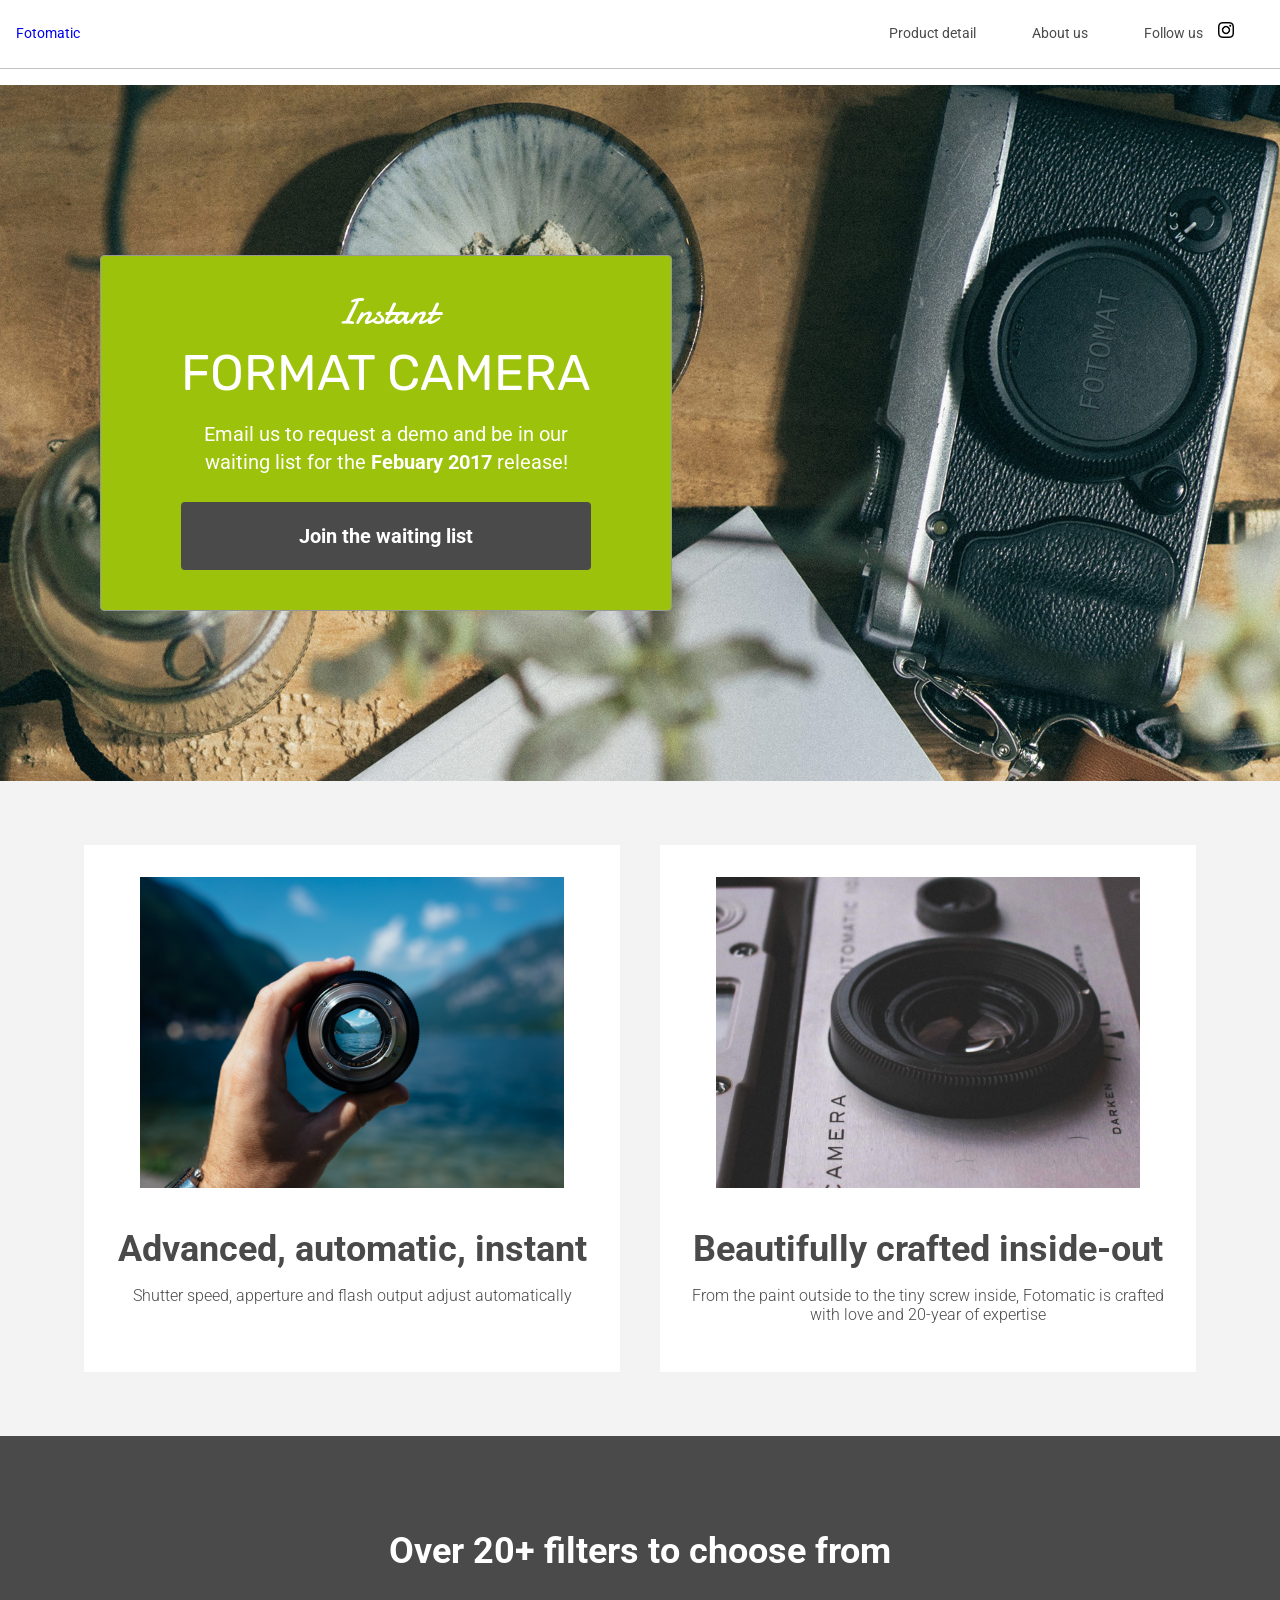
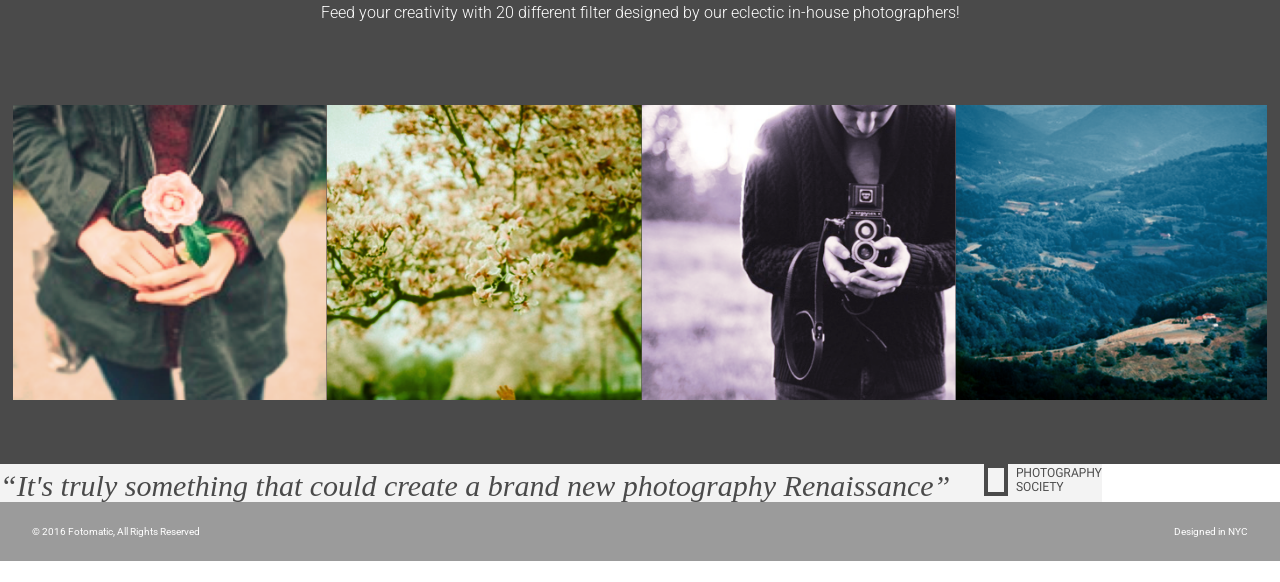
<file: HTML-CSS/capstone_fotomatic_start/index.html>
<!DOCTYPE html>
<html>
<head>
  <link href="https://fonts.googleapis.com/css?family=Damion" rel="stylesheet">
  <link href="https://fonts.googleapis.com/css?family=Rubik" rel="stylesheet">
  <link href="https://fonts.googleapis.com/css?family=Roboto:300,400,600,700" rel="stylesheet">
  <link rel="stylesheet" href="./resources/css/style.css">
  <meta charset="UTF-8">
</head>
<body>
  <!-- Header -->
  <header>
    <div class="content">
      <a href="index.html" class="desktop logo">Fotomatic</a>
      <nav class="desktop">
        <ul>
          <li><a href="#">Product detail</a></li>
          <li><a href="#">About us</a></li>
          <li><a href="https://www.instagram.com/">Follow us <img class="icon" src="./resources/images/instagram.png"></a></li>
        </ul>
      </nav>
      <nav class="mobile">
        <ul>
          <li><a href="#"><img src="./resources/images/ic-logo.svg"></a></li>
          <li><a href="#"><img src="./resources/images/ic-product-detail.svg"></a></li>
          <li><a href="#"><img src="./resources/images/ic-about-us.svg"></a></li>
          <li><a href="#" class="button">Join us</a></li>
        </ul>
      </nav>
    </div>
  </header>

  <!-- Main Content -->
  <div class="main-content">

    <!-- Sign Up Section -->
    <div id="sign-up-section" class="banner">
      <div id="sign-up-cta">
        <div class="content center">
          <div class="header">
            <h2 class="cursive">Instant</h2>
            <h1 class="striking">FORMAT CAMERA</h1>
          </div>
          <div class="email">
            <span>
              Email us to request a demo and be in our waiting list for the <strong>Febuary 2017</strong> release!
            </span>
            <div class="button">Join the waiting list</div>
          </div>
        </div>
      </div>
    </div>

    <!-- Features Section -->
    <div id="features-section">
      <div class="feature">
        <div class="center">
          <div class="image-container">
            <img src="./resources/images/feature-1.png" />
          </div>
          <div class="content">
            <h2>Advanced, automatic, instant</h2>
            <h3>Shutter speed, apperture and flash output adjust automatically</h3>
          </div>
        </div>
      </div>
      <div class="feature">
        <div class="center">
          <div class="image-container">
            <img src="./resources/images/feature-2.png" />
          </div>
          <div class="content">
            <h2>Beautifully crafted inside-out</h2>
            <h3>From the paint outside to the tiny screw inside, Fotomatic is crafted with love and 20-year of expertise</h3>
          </div>
        </div>
      </div>
    </div>

    <!-- Filters Section -->
    <div id="filters-section">
      <div class="content center">
        <h2>Over 20+ filters to choose from</h2>
        <h3>Feed your creativity with 20 different filter designed by our eclectic in-house photographers!</h3>
      </div>
      <div class="images-container">
        <div class="image-container">
          <img src="./resources/images/filter-1.png" />
        </div>
        <div class="image-container">
          <img src="./resources/images/filter-2.png" />
        </div>
        <div class="image-container">
          <img src="./resources/images/filter-3.png" />
        </div>
        <div class="image-container extra">
          <img src="./resources/images/filter-4.png" />
        </div>
      </div>
    </div>

    <!-- Quotes Section -->
    <div id="quotes-section">
      <div class="content center">
        <span class="quote">“It's truly something that could create a brand new photography Renaissance”</span>
        <img class="quote-citation" src="./resources/images/photography-logo.png" />
      </div>
    </div>

    <!-- Footer -->
    <footer>
      <div class="content">
        <span class="copyright">© 2016  Fotomatic, All Rights Reserved</span>
        <span class="location">Designed in NYC</span>
      </div>
    </footer>
  </div>
</body>
</html>
</file>
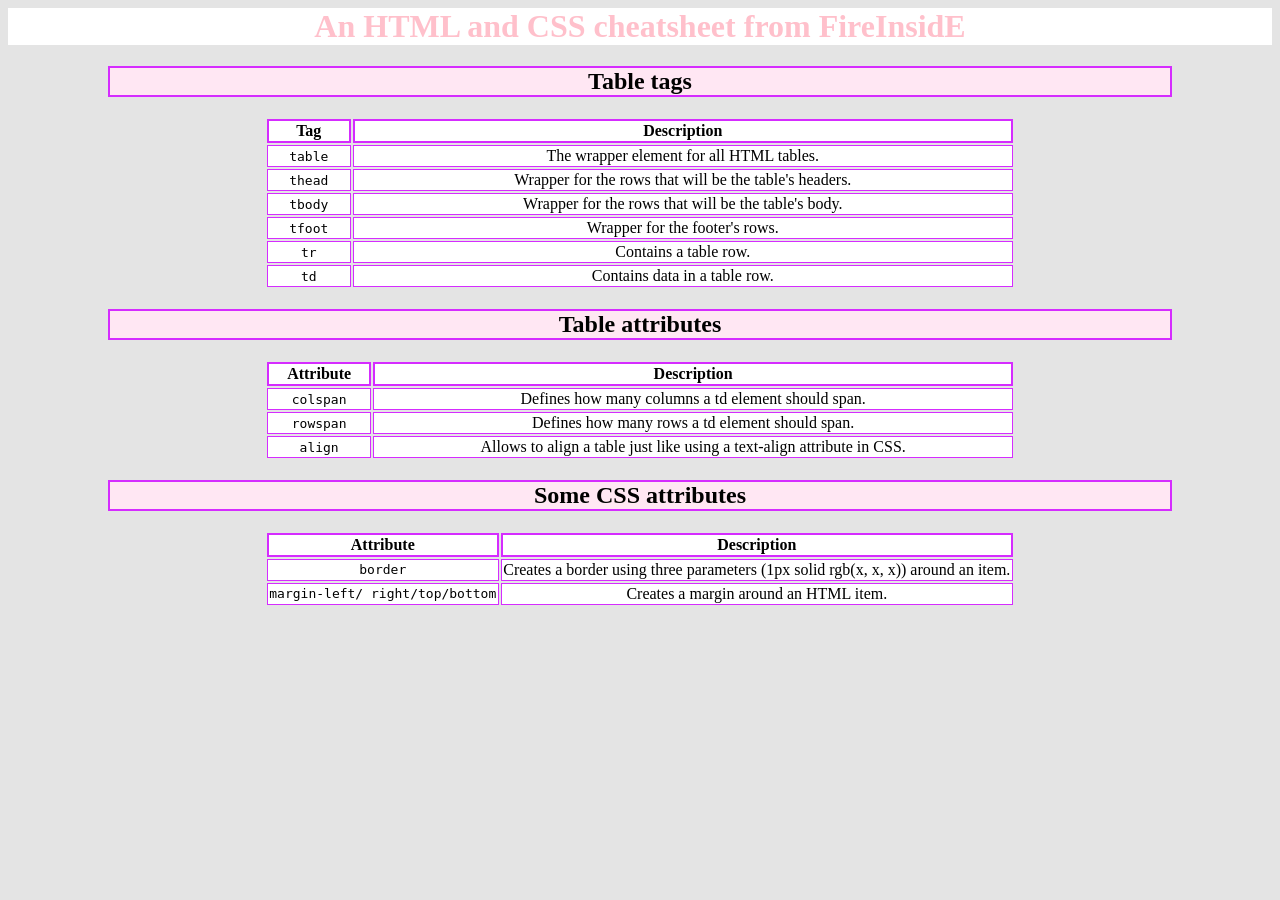
<file: HTML-CSS/cheatsheet/index.html>
<!-- https://www.codecademy.com/paths/full-stack-engineer-career-path/tracks/fscp-web-development-fundamentals/modules/fecp-challenge-project-build-your-own-cheat-sheet/projects/independent-project-html-documentation -->
<!-- 14.10.2021 -->

<html>
  <head>
    <title>An HTML and CSS cheatsheet</title>
    <link href="style.css" rel="stylesheet">
  </head>

  <header>
    <h1>An HTML and CSS cheatsheet from FireInsidE</h1>
  </header>

  <main>
    <h2>Table tags</h2>

    <table align="center">
      <thead>
        <tr>
          <th>Tag</th><th>Description</th>
        </tr>
      </thead>

      <tbody>
        <tr>
          <td class="tag">table</td>
          <td>The wrapper element for all HTML tables.</td>
        </tr>
        <tr>
          <td class="tag">thead</td>
          <td>Wrapper for the rows that will be the table's headers.</td>
        </tr>
        <tr>
          <td class="tag">tbody</td>
          <td>Wrapper for the rows that will be the table's body.</td>
        </tr>
        <tr>
          <td class="tag">tfoot</td>
          <td>Wrapper for the footer's rows.</td>
        </tr>
        <tr>
          <td class="tag">tr</td>
          <td>Contains a table row.</td>
        </tr>
        <tr>
          <td class="tag">td</td>
          <td>Contains data in a table row.</td>
        </tr>
      </tbody>
    </table>

    <h2>Table attributes</h2>

    <table align="center">
      <thead>
        <tr>
          <th>Attribute</th><th>Description</th>
        </tr>
      </thead>

      <tbody>
        <tr>
          <td class="tag">colspan</td>
          <td>Defines how many columns a td element should span.</td>
        </tr>
        <tr>
          <td class="tag">rowspan</td>
          <td>Defines how many rows a td element should span.</td>
        </tr>
        <tr>
          <td class="tag">align</td>
          <td>Allows to align a table just like using a text-align attribute in CSS.</td>
        </tr>
      </tbody>
    </table>

    <h2>Some CSS attributes</h2>

    <table align="center">
      <thead>
        <tr>
          <th>Attribute</th><th>Description</th>
        </tr>
      </thead>

      <tbody>
        <tr>
          <td class="tag">border</td>
          <td>Creates a border using three parameters (1px solid rgb(x, x, x)) around an item.</td>
        </tr>
        <tr>
          <td class="tag">margin-left/
                          right/top/bottom</td>
          <td>Creates a margin around an HTML item.</td>
        </tr>
      </tbody>
    </table>
  </main>
</html>
</file>
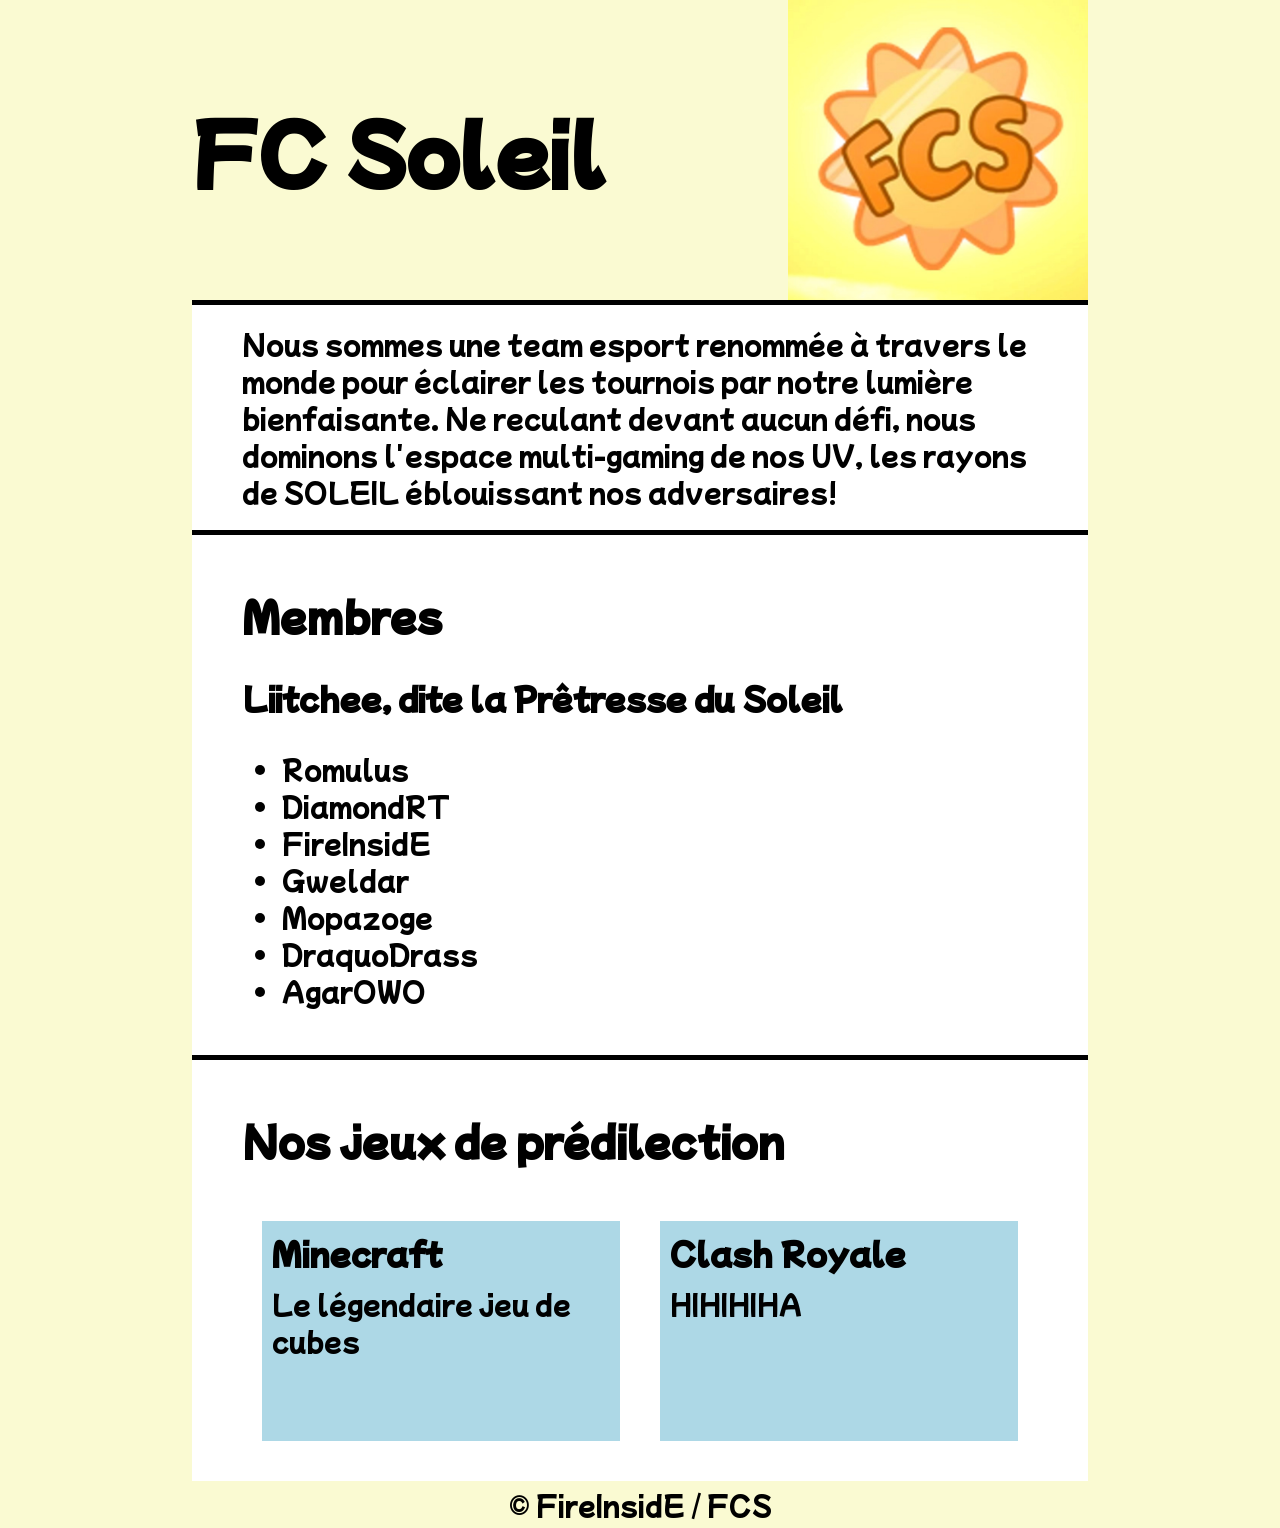
<file: HTML-CSS/FCS/index.html>
<!-- https://www.codecademy.com/paths/full-stack-engineer-career-path/tracks/fscp-making-a-website-responsive/modules/fecp-challenge-project-responsive-club-website/projects/responsive-club-website -->

<!DOCTYPE html>
<html>
  <head>
    <title>FC Soleil</title>
    <link rel="stylesheet" href="./styles.css">
    <link href="https://fonts.googleapis.com/css2?family=Mochiy+Pop+P+One&display=swap" rel="stylesheet">
  </head>

  <body>

    <main>
      <div id="title">
        <h1>FC Soleil</h1>
        <img src="logo.jpg">
      </div>

      <div id="introduction">
        <p>
          Nous sommes une team esport renommée à travers le monde pour éclairer les tournois par notre lumière bienfaisante.

          Ne reculant devant aucun défi, nous dominons l'espace multi-gaming de nos UV, les rayons de SOLEIL éblouissant nos adversaires!
        </p>
      </div>

      <div id="members">
        <h2>Membres</h2>

        <div id="liitchee">
          <h3>Liitchee, dite la Prêtresse du Soleil</h2>
        </div>

        <ul>
          <li>Romulus</li>
          <li>DiamondRT</li>
          <li>FireInsidE</li>
          <li>Gweldar</li>
          <li>Mopazoge</li>
          <li>DraquoDrass</li>
          <li>AgarOWO</li>
        </ul>
      </div>

      <div id="games">
        <h2>Nos jeux de prédilection</h2>
        
        <div id="games-list">
          <div id="minecraft">
            <h3>Minecraft</h3>
            Le légendaire jeu de cubes
          </div>

          <div>
            <h3>Clash Royale</h3>
            HIHIHIHA
          </div>
        </div>
        
      </div>

      <footer>
        © FireInsidE / FCS
      </footer>
    </main>

  </body>

</html>
</file>
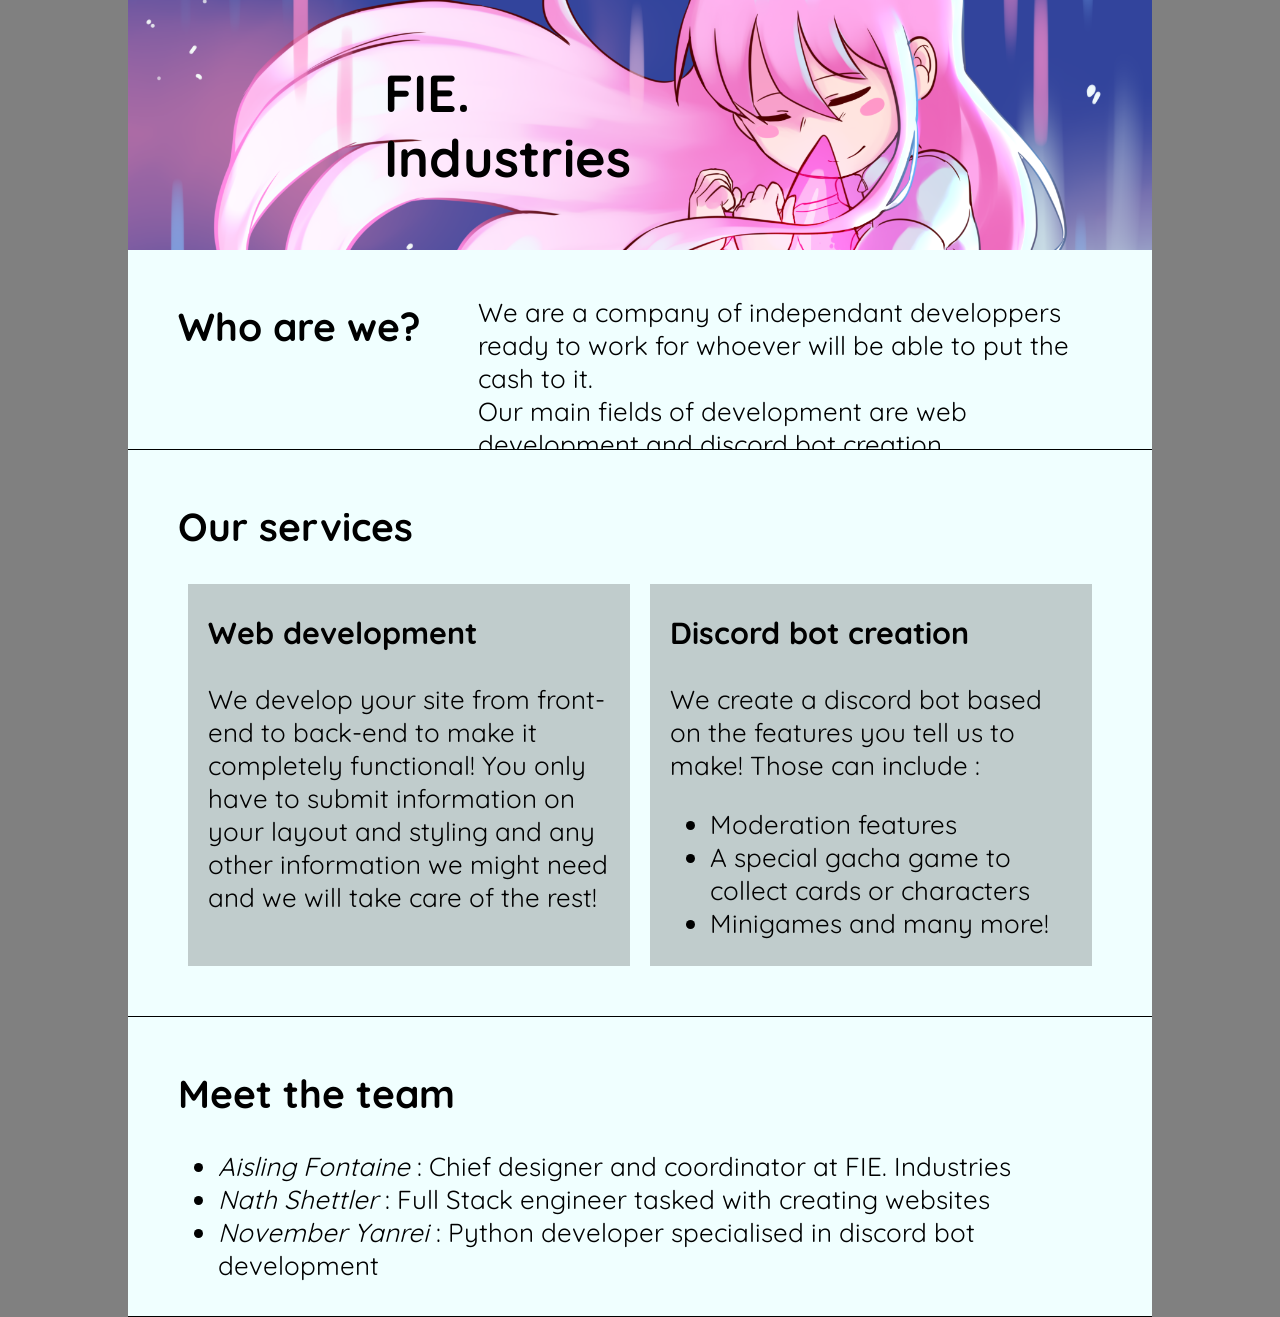
<file: HTML-CSS/flexboxBusinessSite (it's good)/index.html>
<!DOCTYPE html>

<html>
  <head>
    <link rel="shortcut icon" href="favicon.ico" type="image/x-icon">
    <link href="https://fonts.googleapis.com/css2?family=Quicksand:wght@300&display=swap" rel="stylesheet">
    <link rel="stylesheet" href="ressources/styles.css">
    <title>FIE. Ind.</title>
  </head>

  <body>
    <header>

    </header>

    <main>
      <div id="title">
        <h1>FIE. Industries</h1>
      </div>

      <div id="who-are-we">
        <h2>Who are we?</h2>

        <p>
          We are a company of independant developpers ready to work for whoever will be able to put the cash to it.<br>

          Our main fields of development are web development and discord bot creation.
        </p>
      </div>

      <div id="services">
        <h2>Our services</h2>

        <div id="services-text">
          <div id="services-webdev">
            <h3>Web development</h3>
  
            <p>
              We develop your site from front-end to back-end to make it completely functional! You only have to submit information on 
              your layout and styling and any other information we might need and we will take care of the rest!
            </p>
          </div>
  
          <div id="services-discord">
            <h3>Discord bot creation</h3>
  
            <p>
              We create a discord bot based on the features you tell us to make! Those can include :
  
              <ul>
                <li>Moderation features</li>
                <li>A special gacha game to collect cards or characters</li>
                <li>Minigames and many more!</li>
              </ul>
            </p>
          </div>
        </div>

      </div>

      <div id="team">
        <h2>Meet the team</h2>

        <ul>
          <li><em>Aisling Fontaine</em> : Chief designer and coordinator at FIE. Industries</li>
          <li><em>Nath Shettler</em> : Full Stack engineer tasked with creating websites</li>
          <li><em>November Yanrei</em> : Python developer specialised in discord bot development</li>
        </ul>
      </div>
    </main>
    
    <footer>

    </footer>
  </body>
</html>
</file>
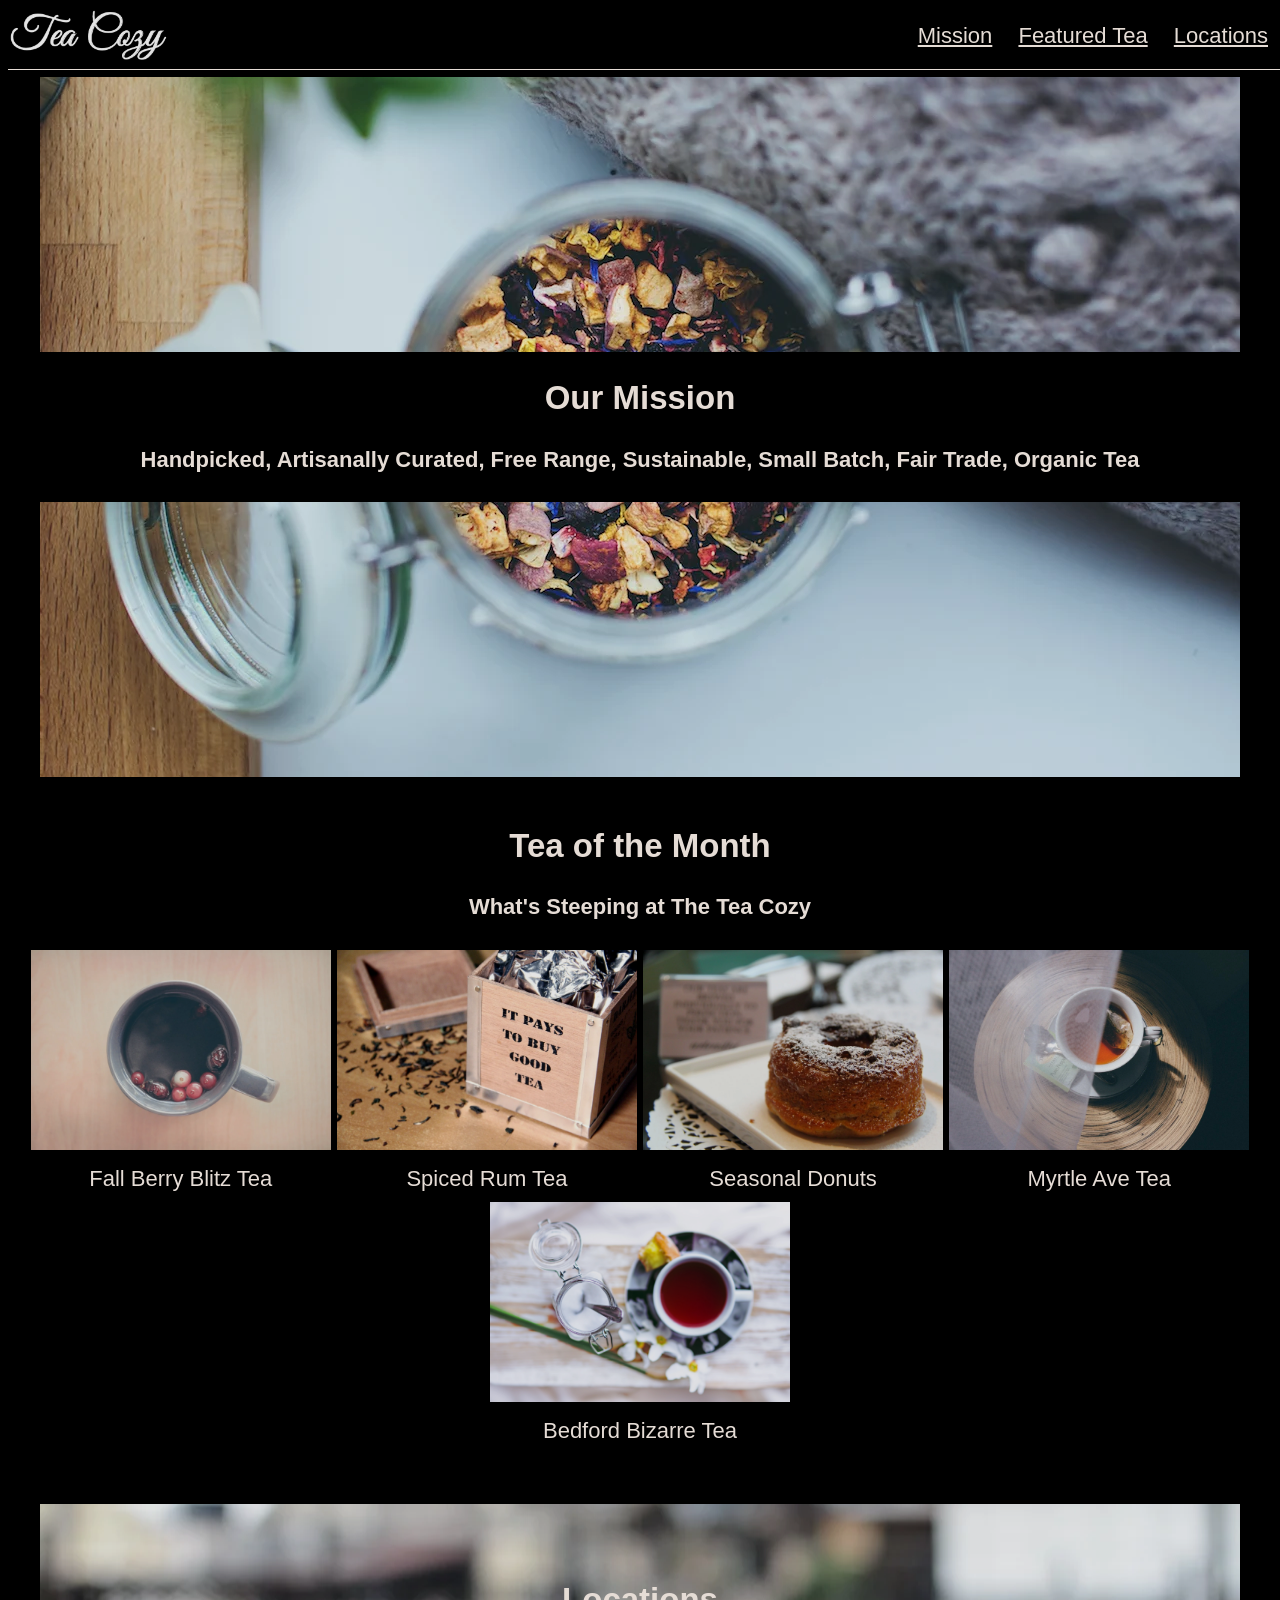
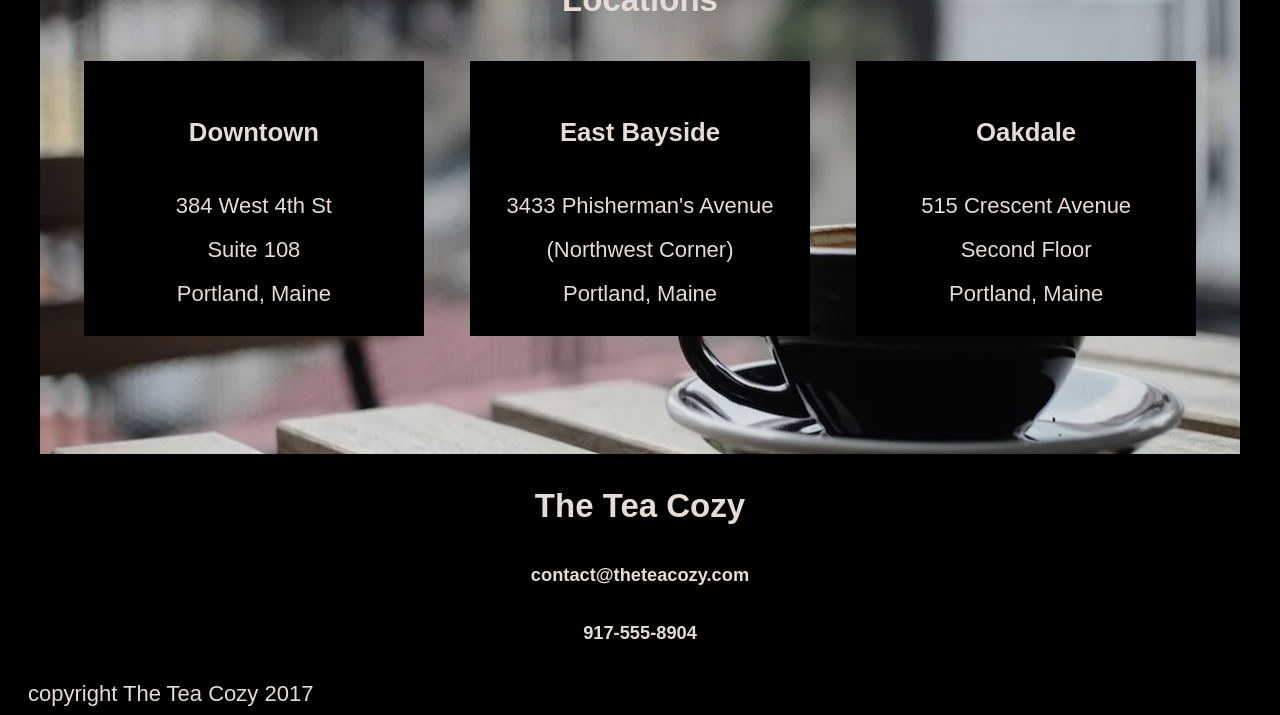
<file: HTML-CSS/teaCozy/index.html>
<!DOCTYPE html>
<html>
  <head>
    <title>The Tea Cozy</title>
    <link rel="stylesheet" href="style.css" type="text/css" />
  </head>
  
  <body>
    <header>
      <img src="images/logo.webp">
      
      <span>Mission</span>
      <span>Featured Tea</span>
      <span>Locations</span>
    </header>

    <main>
      <div id="our-mission">
        <div id="our-mission-text">
          <h2>Our Mission</h2>
          <h4>Handpicked, Artisanally Curated, Free Range, Sustainable, Small Batch, Fair Trade, Organic Tea</h4> 
        </div>
      </div>

      <div id="tea-of-the-month">
        <h2>Tea of the Month</h2>
        <h4>What's Steeping at The Tea Cozy</h4>

        <div>
          <img src="images/img-berryblitz.webp">
          <span>Fall Berry Blitz Tea</span>
        </div>

        <div>
          <img src="images/img-spiced-rum.webp">
          <span>Spiced Rum Tea</span>
        </div>

        <div>
          <img src="images/img-donut.webp">
          <span>Seasonal Donuts</span>
        </div>

        <div>
          <img src="images/img-myrtle-ave.webp">
          <span>Myrtle Ave Tea</span>
        </div>

        <div>
          <img src="images/img-bedford-bizarre.webp">
          <span>Bedford Bizarre Tea</span>
        </div>
      </div>

      <div id="locations">
        <h2>Locations</h2>

        <div>
          <h3>Downtown</h3>
          384 West 4th St<br>
          Suite 108<br>
          Portland, Maine
        </div>

        <div>
          <h3>East Bayside</h3>
          3433 Phisherman's Avenue<br>
          (Northwest Corner)<br>
          Portland, Maine
        </div>

        <div>
          <h3>Oakdale</h3>
          515 Crescent Avenue<br>
          Second Floor<br>
          Portland, Maine
        </div>
      </div>

      <div id="contact">
        <h2>The Tea Cozy</h2>
        <h5>contact@theteacozy.com</h5>
        <h5>917-555-8904</h5>
      </div>
    </main>

    <footer>
      copyright The Tea Cozy 2017
    </footer>
  </body>
</html>
</file>
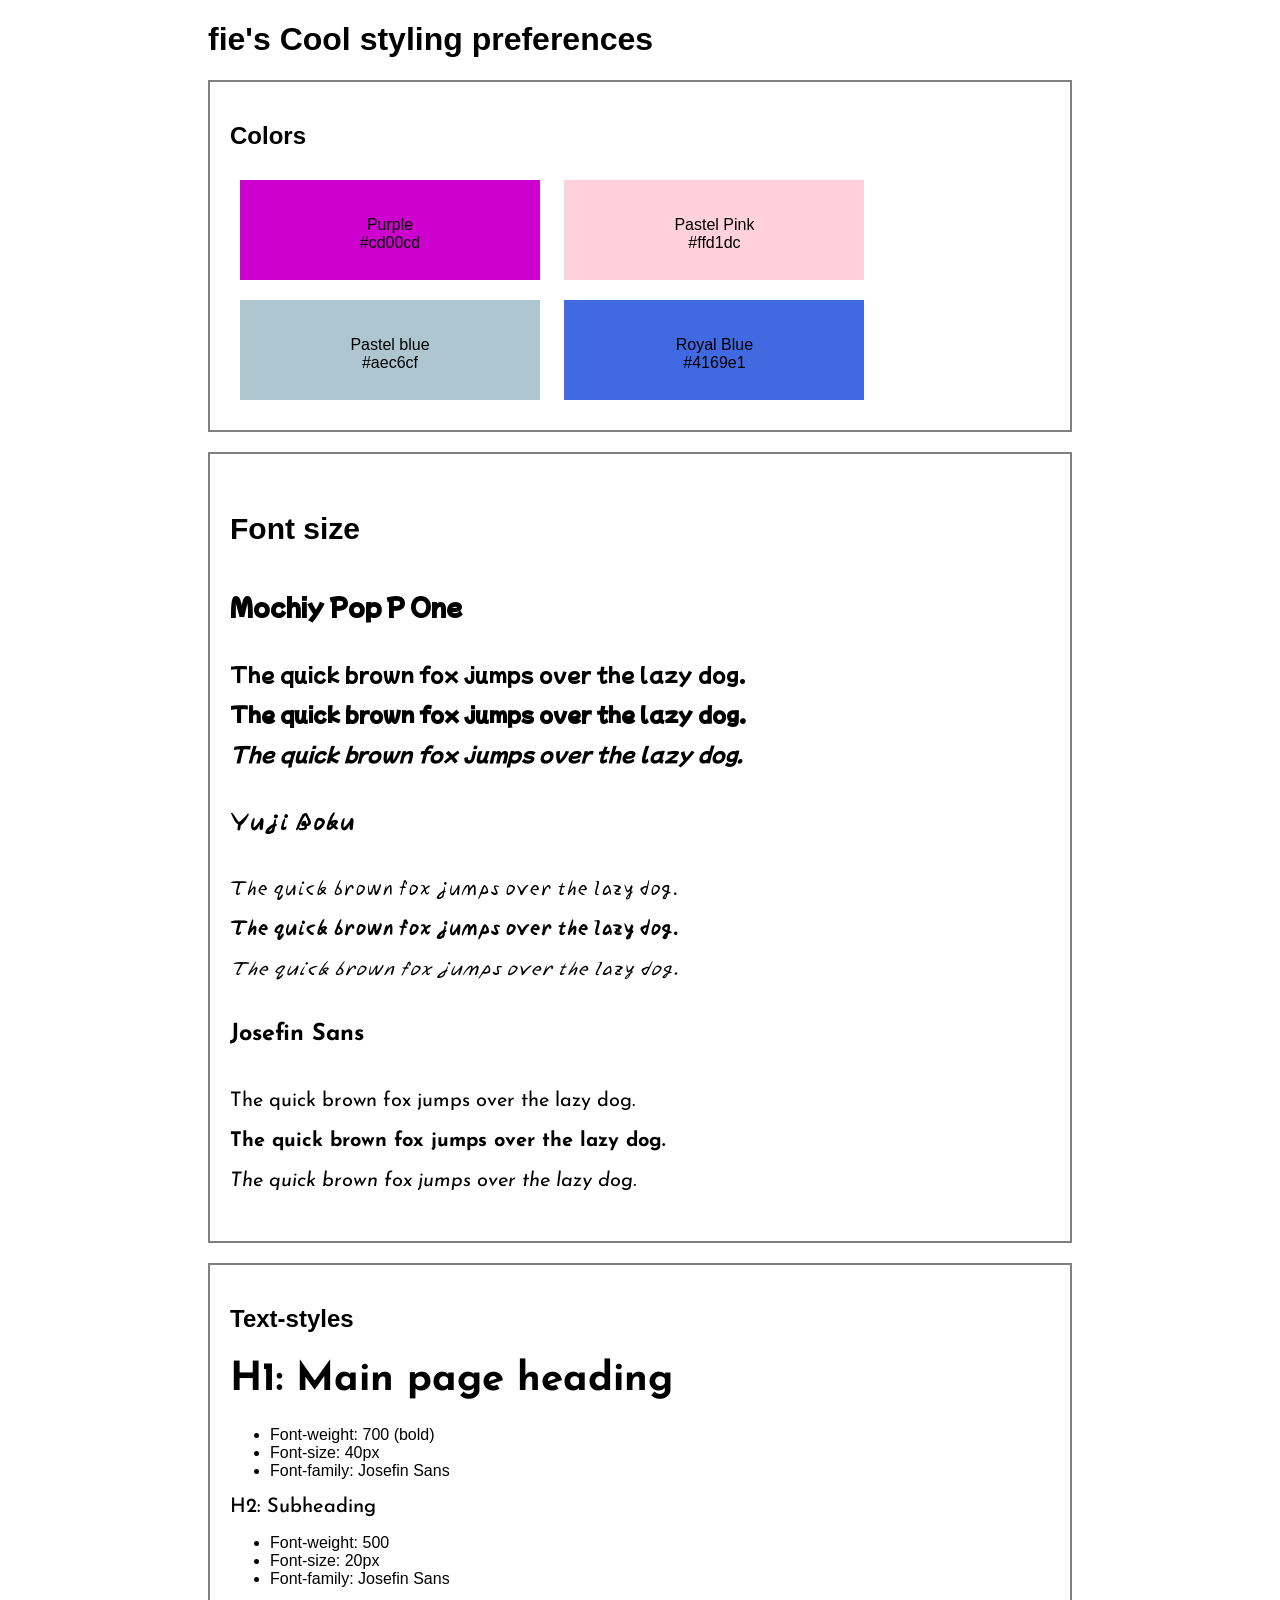
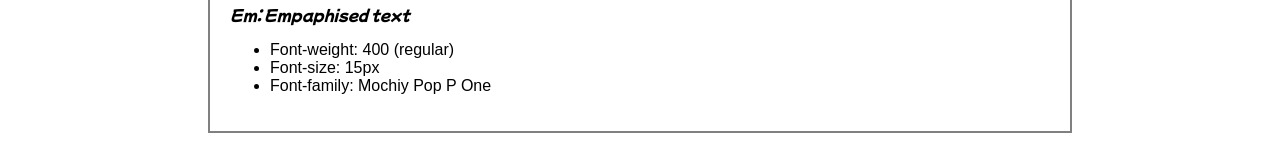
<file: HTML-CSS/websiteDesignSystem/index.html>
<!DOCTYPE html>
<!-- https://www.codecademy.com/paths/full-stack-engineer-career-path/tracks/fscp-improved-styling-with-css/modules/fecp-challenge-project-build-a-website-design-system/projects/independent-project-web-design-system -->
<!-- 12.11.2021 -->

<html>
  <head>
    <title>fie's Cool styling preferences</title>
    <link rel="stylesheet" href="style.css">
    <link href="https://fonts.googleapis.com/css2?family=Mochiy+Pop+P+One&display=swap" rel="stylesheet">
    <link href="https://fonts.googleapis.com/css2?family=Yuji+Boku&display=swap" rel="stylesheet">
    <link href="https://fonts.googleapis.com/css2?family=Josefin+Sans&display=swap" rel="stylesheet">
  </head>

  <body>
    <h1>fie's Cool styling preferences</h1>

    <main>
      <div class="colors">
        <h2>Colors</h2>
        <div id="purple"><p>Purple<br>#cd00cd</p></div>
        <div id="pastelpink"><p>Pastel Pink<br>#ffd1dc</p></div>
        <div id="turquoise"><p>Pastel blue<br>#aec6cf</p></div>
        <div id="royalblue"><p>Royal Blue<br>#4169e1</p></div>
      </div>

      <div class="fonts">
        <h2>Font size</h2>

        <div id="mochiy">
          <h3>Mochiy Pop P One</h3>

          <p>
            The quick brown fox jumps over the lazy dog.<br>
            <strong>The quick brown fox jumps over the lazy dog.</strong><br>
            <em>The quick brown fox jumps over the lazy dog.</em><br>
          </p>
        </div>
        <div id="yuji">
          <h3>Yuji Boku</h3>

          <p>
            The quick brown fox jumps over the lazy dog.<br>
            <strong>The quick brown fox jumps over the lazy dog.</strong><br>
            <em>The quick brown fox jumps over the lazy dog.</em><br>
          </p>
        </div>
        <div id="josefin">
          <h3>Josefin Sans</h3>

          <p>
            The quick brown fox jumps over the lazy dog.<br>
            <strong>The quick brown fox jumps over the lazy dog.</strong><br>
            <em>The quick brown fox jumps over the lazy dog.</em><br>
          </p>
        </div>
      </div>

      <div class="text-styles">
        <h2>Text-styles</h2>

        <h1 id="h1">H1: Main page heading</h1>
        <ul>
          <li>Font-weight: 700 (bold)</li>
          <li>Font-size: 40px</li>
          <li>Font-family: Josefin Sans</li>
        </ul>

        <h2 id="h2">H2: Subheading</h2>
        <ul>
          <li>Font-weight: 500</li>
          <li>Font-size: 20px</li>
          <li>Font-family: Josefin Sans</li>
        </ul>

        <em id="em">Em: Empaphised text</em>
        <ul>
          <li>Font-weight: 400 (regular)</li>
          <li>Font-size: 15px</li>
          <li>Font-family: Mochiy Pop P One</li>
        </ul>
      </div>
    </main>
  </body>
</html>
</file>
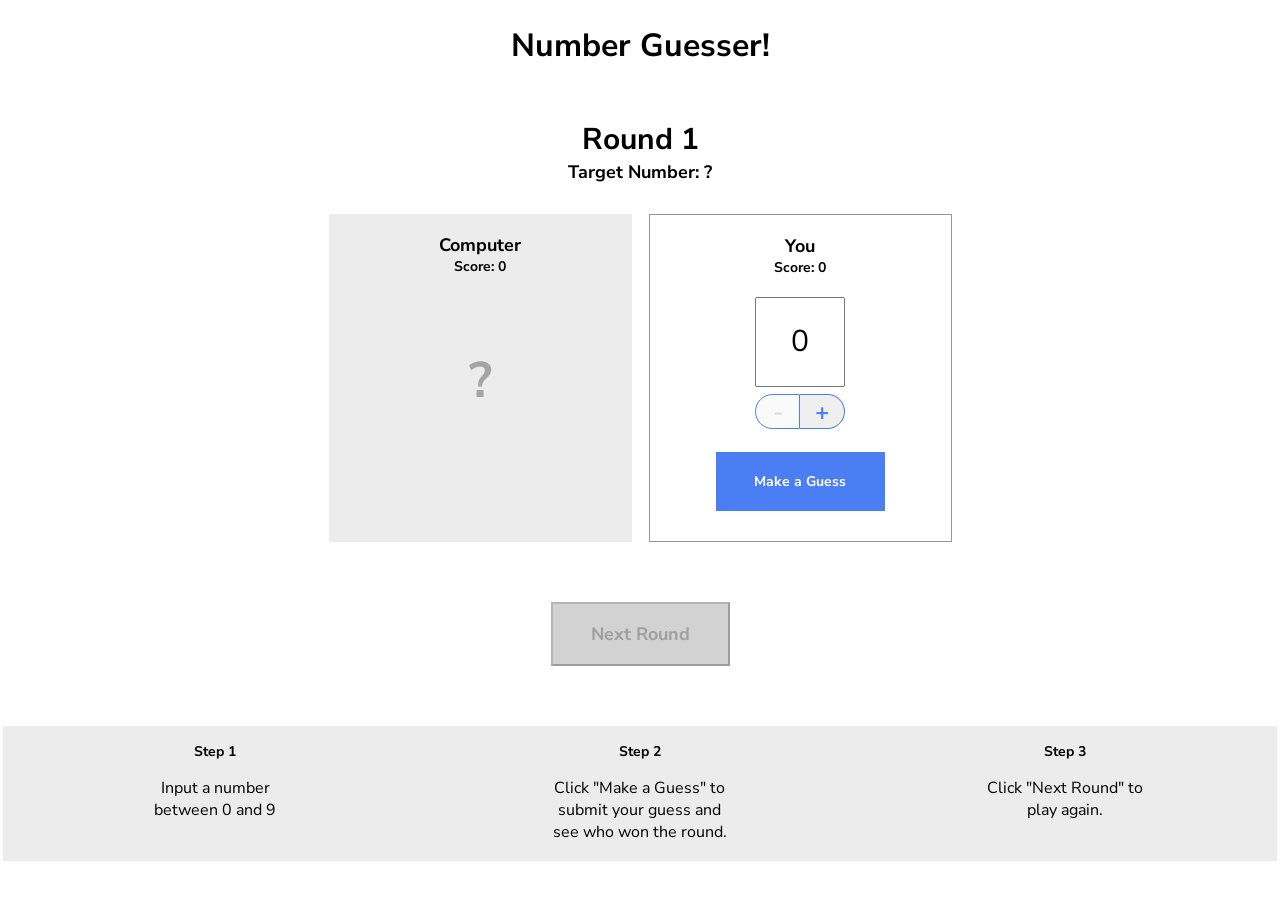
<file: javaScript/number-guesser-starting/index.html>
<!doctype html>

<html>
  <head>
    <title>Number Guesser</title>
    <link href="https://fonts.googleapis.com/css?family=Nunito+Sans:400,700" rel="stylesheet">
    <link rel="stylesheet" href="./style.css">
  </head>
  <body>
    <div class="game-container">
      <header>
        <h1>Number Guesser!</h1>
      </header>
      
      <div class="rounds">
        <p class="round-label">Round <span id="round-number">1</span></p>
        <p class="guess-label">Target Number: <span id="target-number">?</span></p>
      </div>

      <div class="guessing-area">
        <div class="guess computer-guess">
          <div class="guess-title">
            <p class="guess-label">Computer</p>
            <p class="score-label">Score: <span id="computer-score">0</span></p>
          </div>
          <p id="computer-guess">?</p>
          <p class="winning-text" id="computer-wins"></p>
        </div>
        <div class="guess human-guess">
          <div class="guess-title">
            <p class="guess-label">You</p>
            <p class="score-label">Score: <span id="human-score">0</span></p>
          </div>
          <input type="number" id="human-guess" min=0 max=9 value=0>
          <div class="number-controls">
            <button class="number-control left" id="subtract" disabled>-</button>
            <button class="number-control right" id="add">+</button>
          </div>
          <button class="button" id="guess">Make a Guess</button>
        </div>
      </div>

      <div class="next-round-container">
        <button class="button" id="next-round" disabled>Next Round</button>
      </div>

    </div>
    
    <div class="instructions">
      <div class="instruction">
        <h3>Step 1</h3>
        <p>Input a number between 0 and 9</p>
      </div>
      <div class="instruction">
        <h3>Step 2</h3>
        <p>Click "Make a Guess" to submit your guess and see who won the round.</p>
      </div>
      <div class="instruction">
        <h3>Step 3</h3>
        <p>Click "Next Round" to play again.</p>
      </div>
    </div>

    <script src="./script.js"></script>
    <script src="./game.js"></script>
  </body>
</html>
</file>
<file: HTML-CSS/capstone_fotomatic_start/resources/css/style.css>
/* Universal Styles */

html {
  font-family: "Roboto", sans-serif;
  font-size: 16px;
}

body {
  margin: 0;
}

.main-content {
  position: relative;
  top: 5.3125rem; /* To offset for fixed header. */
}

.center {
  text-align: center;
}

.button {
  border-radius: 4px;
  background-color: #4a4a4a;
  color: white;
}

.image-container {
  overflow: hidden;
}

.image-container img {
  display: block;
}

@media only screen and (max-width: 760px) {
  .main-content {
    top: 2.5625rem;
  }
}

/* Header */

header {
  position: fixed;
  top: 0px;
  width: 100%;
  border-bottom: solid 1px #c6c1c1;
  background-color: white;
  z-index: 1;
  font-size: 0.9rem;
}

header a {
  text-decoration: none;
}

header .content {
  display: flex;
  align-items: center;
  padding: 0.5rem 1rem;
}

header .logo {
  flex: 1;
}

header nav ul {
  display: flex;
  list-style: none;
}

nav li {
  padding-left: 3.5rem;
}

nav a {
  vertical-align: bottom;
  line-height: 1.6;
  color: #4a4a4a;
  text-decoration: none;
}

header .icon {
  width: 1rem;
  padding: 0px 30px 0px .75rem;
}

header .mobile {
  display: none;
}

@media only screen and (max-width: 760px) {
  header .desktop {
    display: none;
  }

  header .mobile {
    display: block;
    width: 100%;
  }

  header .content {
    padding: .5rem 0;
  }

  header .mobile ul {
    display: flex;
    justify-content: space-around;
    align-items: center;
    width: 100%;
  }

  header .mobile li {
    padding: 0;
  }

  header .mobile .button {
    padding: .1875rem .5rem;
    background-color: #9dc20b;
    line-height: 1.6;
    color: white;
  }
}

/* Sign Up Section */

#sign-up-section {
  display: flex;
  justify-content: flex-start;
  align-items: flex-start;
  height: 43.5rem;
  background-image: url("../images/banner-landingpage.jpg");
  background-repeat: no-repeat;
  background-position: center;
}

#sign-up-cta {
  margin-left: 100px;
  padding: 0 5rem 2.5rem 5rem;
  border: solid 1px #979797;
  border-radius: 4px;
  background-color: #9dc20b;
  align-items: center;  
  margin: 170px 0px 170px 100px;
}

#sign-up-cta .content {
  width: 25.625rem;
  margin-top: 2rem;
  font-family: "Roboto", sans-serif;
  font-size: 1.25rem;
  line-height: 1.4;
  color: white;
}

#sign-up-cta h1 {
  font-size: 3.125rem;
  margin: 0;
  font-weight: normal;
}

#sign-up-cta h2 {
  font-size: 2.25rem;
  margin: 0;
  font-weight: normal;
}

#sign-up-cta span strong {
  font-weight: bold;
}

#sign-up-cta .cursive {
  font-family: "Damion", cursive;
}

#sign-up-cta .striking {
  font-family: "Rubik", sans-serif;
  padding-bottom: .75rem;
}

#sign-up-cta .button {
  margin-top: 1.625rem;
  padding: 1.25rem 7.25rem;
  font-weight: bold;
}

@media only screen and (max-width: 760px) {
  #sign-up-section {
    align-items: center;
    justify-content: center;
    height: 28rem;
  }

  #sign-up-cta {
    position: static;
    width: auto;
    height: auto;
    background-color: transparent;
    border: none;
  }

  #sign-up-cta .content {
    margin-top: 0;
  }

  #sign-up-cta .email {
    display: none;
  }

  #sign-up-cta h1 {
    font-size: 3.125rem;
  }

  #sign-up-cta h2 {
    font-size: 2.25rem;
  }
}

@media only screen and (max-width: 450px) {
  #sign-up-section {
    height: 20rem;
  }

  #sign-up-cta h1 {
    font-size: 2.25rem;
  }

  #sign-up-cta h2 {
    font-size: 2rem;
  }
}

/* Features Section */

#features-section {
  display: flex;
  justify-content: space-between;
  padding: 4rem 5%;
  background-color: #f3f3f3;
}

.feature {
  flex: 1;
  padding: 2rem;
  margin: 0px 1.25rem;
  background-color: white;
}

.feature img {
  width: 90%;
  height: 65%;
  margin: 0 auto;
}

.feature h2 {
  font-size: 2.25rem;
  font-weight: bold;
  color: #4a4a4a;
  margin: 40px 0px 0px 0px;
}

.feature h3 {
  font-size: 1rem;
  line-height: 1.2;
  font-weight: 300;
  color: #4a4a4a;
}

@media only screen and (max-width: 890px) {
  .feature h2 {
    font-size: 1.125rem;
    line-height: 1.3;
    font-weight: normal;
  }

  .feature h3 {
    font-size: .875rem;
    line-height: 1.4;
  }
}

@media only screen and (max-width: 760px) {
  #features-section {
    flex-flow: column;
    padding: 0;
  }

  .feature {
    margin: 0;
    padding: 1.25rem 1rem 0 1rem;
  }
}

/* Filters Section */

#filters-section {
  padding: 4rem 0;
  background-color: #4a4a4a;
}

#filters-section .content {
  padding: 0 .625rem;
  margin-bottom: 5rem;
}

#filters-section .content h2 {
  font-size: 2.25rem;
  font-weight: bold;
  color: white;
}

#filters-section .content h3 {
  font-size: 1rem;
  line-height: 1.4;
  font-weight: 300;
  color: white;
}

#filters-section .images-container {
  width: 98%;
  padding: 0 1%;
  display: flex;
  flex-grow: 1;
}

#filters-section img {
  width: 100%;
}

@media only screen and (max-width: 760px) {
  #filters-section {
    padding: 1.5rem 0 0 0;
  }

  #filters-section .content {
    margin-bottom: 1rem;
  }

  #filters-section .content h2 {
    padding-bottom: .625rem;
    font-size: 1.125rem;
    line-height: 1.3;
    font-weight: normal;
  }

  #filters-section .content h3 {
    font-size: .875rem;
    line-height: 1.4;
  }

  #filters-section .images-container {
    padding: 0;
  }

  #filters-section .extra {
    display: none;
  }
}

/* Quotes Section */

#quotes-section {
  background-color: #f3f3f3;
  display: inline-block;
}

#quotes-section content {
  padding: 5rem 0;
}

#quotes-section .quote {
  font-family: "Palatino", serif;
  font-size: 1.875rem;
  line-height: 1.1;
  font-style: italic;
  color: #4a4a4a;
  padding: 80px 30px 80px 0px;
}

#quotes-section quote-citation {
  height: 1.875rem;    
}

@media only screen and (max-width: 760px) {
  #quotes-section content {
    padding: 1.875rem .625rem;
  }

  #quotes-section .quote {
    font-size: 1.5rem;
    line-height: 1.4;
  }

  #quotes-section quote-citation {
    display: block;
    padding-top: 1rem;
    margin: auto;
  }
}

/* Footer */

footer {
  background-color: #9b9b9b;
  padding: 1.5rem 2rem;
}

footer .content {
  color: white;
  display: flex;
  font-size: .75rem;
}

footer .copyright {
  flex-grow: 1;
}

@media only screen and (min-width: 760px) {
  footer .content {
    font-size: .625rem;
  }
}
</file>
<file: HTML-CSS/cheatsheet/style.css>
* {
  text-align: center;
  font-family: Consolas;
  background-color: rgb(228, 228, 228);
}

h1 {
  size: 20px;
  color: pink;
  background-color: white;
}

h2 {
  border: 2px solid rgb(213, 44, 255);
  background-color: rgb(255, 231, 243);
  margin-left: 100px;
  margin-right: 100px;
}

table {
  width: 750px;
}

th {
  border: 2px solid rgb(213, 44, 255);
  background-color: white;
}

td {
  border: 1px solid rgb(213, 44, 255);
  background-color: white;
}

.tag {
  font-family: monospace;
  background-color: white;
}
</file>
<file: HTML-CSS/FCS/styles.css>
html {
  font-size: 26px;
}

body {
  font-family: "Mochiy Pop P One", Arial, sans-serif;
  margin: 0px;
  background-color: lightgoldenrodyellow;
}

/* Title */
#title {
  grid-area: 1 / 2;
  display: grid;
  grid-template: 1fr / 3fr 1fr;
  max-width: 1400px;
  justify-content: space-around;
}

#title h1 {
  grid-area: 1 / 1;
  margin: auto 0px;
  font-size: 78px;
}

#title img {
  max-height: 300px;
  grid-area: 1 / 2;
}

/* Main */
main {
  display: grid;
  grid-template: minmax(100px, auto) minmax(100px, auto) minmax(500px, auto) 1fr / 15% 1fr 15%; 
}

#introduction,
#members,
#games {
  padding: 20px 50px;
  background-color: white;
  border-top: black 5px solid;
}

/* Introduction */
#introduction {
  grid-area: 2 / 2;
  height: 100%;
}

#introduction p {
  margin: 0;
}

/* Members */
#members {
  grid-area: 3 / 2;
}

/* Games */
#games {
  grid-area: 4 / 2;
}

#games-list {
  display: flex;
}

#games-list div {
  margin: 20px;
  padding: 10px;
  width: 50%;
  background-color: lightblue;
  height: 200px;
}

#games-list h3 {
  margin: 0 0 10px 0;
}

/* Footer */
footer {
  grid-area: 5 / 2;
  text-align: center;
  padding: 5px 0;
}

/* Mobile devices */
@media only screen and (max-width: 800px) {
  main {
    grid-template-columns: 5% 1fr 5%;
  }

  h2 {
    text-align: center;
  } 
  
  #games-list {
    flex-wrap: wrap;
  }

  #games-list div {
    width: 100%;
    min-width: 200px;
  }
}
</file>
<file: HTML-CSS/flexboxBusinessSite (it's good)/ressources/styles.css>
body {
  margin: 0px;
  font-family: Quicksand, Arial, sans-serif;
  background-color: grey;
  font-size: 26px;
}

main {
  display: grid;
  grid-template: 250px 200px 1fr 300px / 10% 1fr 10%;
}

#who-are-we,
#services,
#team {
  grid-area: 1 / 2;
  background-color: azure;
  border-bottom: 1px solid black;
}

/* Title part */

#title {
  grid-area: 1 / 2;
  display: grid;
  grid-template: repeat(3, 1fr) / repeat(4, 1fr);
  background-image: url("./title-background.png");
  background-repeat: no-repeat;
  background-position: 0% 30%;
  background-size: cover;
}

#title h1 {
  grid-area: 2 / 2 / span 1 / span 1;
}

/* Who are we */

#who-are-we {
  grid-area: 2 / 2;
  display: grid;
  grid-template: 20px 1fr 20px / 50px 300px 1fr 50px;
  max-width: 100%;
}

#who-are-we h2 {
  grid-area: 2 / 2;
}

#who-are-we p {
  grid-area: 2 / 3;
}

/* Services */

#services {
  grid-area: 3 / 2;
  padding: 20px 50px;
}

#services-text {
  display: flex;
}

#services h2 {
  width: 300px;
}

#services-webdev,
#services-discord {
  flex-wrap: wrap;
  width: 50%;
  background-color: #c0cccc;
  margin: 0px 10px 30px 10px;
  padding: 0px 20px;
}

/* Team */

#team {
  grid-area: 4 / 2;
  padding: 20px 50px;
}
</file>
<file: HTML-CSS/teaCozy/style.css>
body {
  font-family: Helvetica, Arial, sans-serif;
  font-size: 22px;
  color: seashell;
  background-color: black;
  opacity: 0.9;
}

/* Header */
header {
  border-bottom: 1px solid seashell;
  background-color: black;
  height: 69px;
  width: 100%;
  position: fixed;
  top: 0px;
  text-align: right;
}

header img {
  position: fixed;
  top: 10px;
  left: 10px;
  height: 50px;
}

header span {
  text-decoration: underline;
  display: inline-flex;
  padding: 23px 20px 0px 0px;
}

/* Main */
main {
  padding-top: 69px;
  text-align: center;
}

#our-mission {
  background-image: url("images/background.webp");
  background-repeat: no-repeat;
  background-position: center;
  height: 700px;
  display: inline-flex;
  align-items: center;
}

#our-mission-text {
  width: 1200px;
  background-color: black;
}

#tea-of-the-month {
  margin: 50px 20px;
}

#tea-of-the-month div {
  display: inline-block;
  flex-wrap: wrap;
  max-width: 300px;
  text-align: center;
}

#tea-of-the-month img {
  width: 300px;
  height: 200px;
}

#tea-of-the-month span {
  display: block;
  padding: 10px 0px;
}

#locations {
  background-image: url("images/img-locations-background.webp");
  background-repeat: no-repeat;
  background-position: center;
  flex-wrap: wrap;
  height: 500px;
  padding-top: 50px;
}

#locations div {
  display: inline-block;
  background-color: black;
  margin: 15px 20px;
  width: 300px;
  padding: 20px;
  line-height: 2;
}

#contact {
  line-height: 1.5;
  height: 200px;
}

/* Footer */
footer {
  text-align: left;
  margin-left: 20px;
}
</file>
<file: HTML-CSS/websiteDesignSystem/style.css>
html {
  margin: 0px 200px;
  font-family: Arial, Helvetica, sans-serif;
}

.colors,
.fonts,
.text-styles {
  margin-bottom: 20px;
}

/* Colors */

.colors {
  border: 2px solid gray;
  padding: 20px;
}

.colors div {
  display: inline-block;
  text-align: center;
  height: 100px;
  margin: 10px;
  width: 300px;
}

.colors div p {
  position: relative;
  top: 20px;
}

#purple {
  background-color: #cd00cd;
}

#pastelpink {
  background-color: #ffd1dc;
}

#turquoise {
  background-color: #aec6cf;
}

#royalblue {
  background-color: #4169e1;
}

/* Fonts */

.fonts {
  line-height: 2;
  font-size: 20px;
  border: 2px solid gray;
  padding: 20px;
}

#mochiy {
  font-family: "Mochiy Pop P One", sans-serif;
}

#yuji {
  font-family: "Yuji Boku", sans-serif;
}

#josefin {
  font-family: "Josefin Sans", sans-serif;
}

/* Text styles */

.text-styles {
  border: 2px solid gray;
  padding: 20px;
}

#h1 {
  font-weight: 700;
  font-size: 40px;
  font-family: "Josefin Sans", sans-serif;
}

#h2 {
  font-weight: 500;
  font-size: 20px;
  font-family: "Josefin Sans", sans-serif;
}

#em {
  font-weight: 400;
  font-size: 15px;
  font-family: "Mochiy Pop P One", sans-serif;
}
</file>
<file: javaScript/number-guesser-starting/style.css>
* {
  font-family: 'Nunito Sans';
  box-sizing: border-box;
}

body {
  margin: 0 auto;
  padding: 3px;
  background-color: #fff;
}

.game-container {
  max-width: 640px;
  margin: 0 auto;
  text-align: center;
}

header {
  display: flex;
  justify-content: center
}

.rounds {
  display: flex;
  flex-direction: column;
  align-items: center;
  margin-bottom: 30px;
}

.round-label {
  font-size: 30px;
  font-weight: 700;
  margin-bottom: 0px;
}

.guess {
  min-width: 303px;
  height: 328px;
  display: flex;
  flex-direction: column;
  align-items: center;
  padding: 19px;
}

.guessing-area {
  display: flex;
  justify-content: space-around;
  align-items: flex-start;
  margin-bottom: 60px;
}

.guess-title {
  display: flex;
  flex-direction: column;
  align-items: center;
  justify-content: flex-start;
  margin-bottom: 20px;
}

.guess-label {
  font-size: 18px;
  font-weight: 700;
  margin: 0;
}

.score-label {
  font-size: 14px;
  font-weight: 700;
  margin: 0;
}

.target-guess {
  display: flex;
  flex-direction: column;
  align-items: center;
  justify-content: flex-start;
}

.computer-guess {
  background-color: #ececec;
}

#computer-guess {
  font-size: 50px;
  font-weight: 700;
  color: #a5a5a5;
}

.human-guess {
  border: 1px solid #979797;
}

.guess input {
  height: 90px;
  width: 90px;
  font-size: 30px;
  text-align: center;
  margin: 0 auto;
  margin-bottom: 7px;
}

.number-controls {
  font-size: 0;
  margin-bottom: 23px;
}

.number-control {
  border: solid 1px #4c7ef3;
  display: inline-block;
  width: 45px;
  height: 35px;
  font-size: 24px;
  font-weight: 700;
  color: #4c7ef3;
  cursor: pointer;
}

.number-controls button[disabled] {
  color: #dfdfdf;
  cursor: default;
}

.left {
  border-top-left-radius: 22.5px;
  border-bottom-left-radius: 22.5px;
}

.right {
  border-top-right-radius: 22.5px;
  border-bottom-right-radius: 22.5px;
  border-left-width: 0px;
}

.controls {
  display: flex;
  justify-content: space-around;
}

.button {
  background-color: #4c7ef3;
  color: #fff;
  cursor: pointer;
}

#guess {
  padding: 20px;
  width: 169px;
  height: 59px;
  border: none;
  font-weight: 700;
  font-size: 14px;
}

input[type=number]::-webkit-inner-spin-button {
  -webkit-appearance: none;
}

#next-round {
  width: 179px;
  height: 64px;
  font-size: 18px;
  font-weight: bold;
  margin-left: auto;
  margin-right: auto;
  margin-bottom: 60px;
}
  
.button[disabled] {
  background-color: #d2d2d2;
  color: #a0a0a0;
  cursor: default;
}

.instructions {
  background-color: #ececec;
  width: 100%;
  display: flex;
  justify-content: space-around;
}

.instruction {
  width: 180px;
  padding: 2px;
  text-align: center;
}

.instructions h3 {
  font-size: 14px;
}


.winning-text, .winning-text[disabled] {
  color: #ec3636;
  font-weight: 700;
}
</file>
